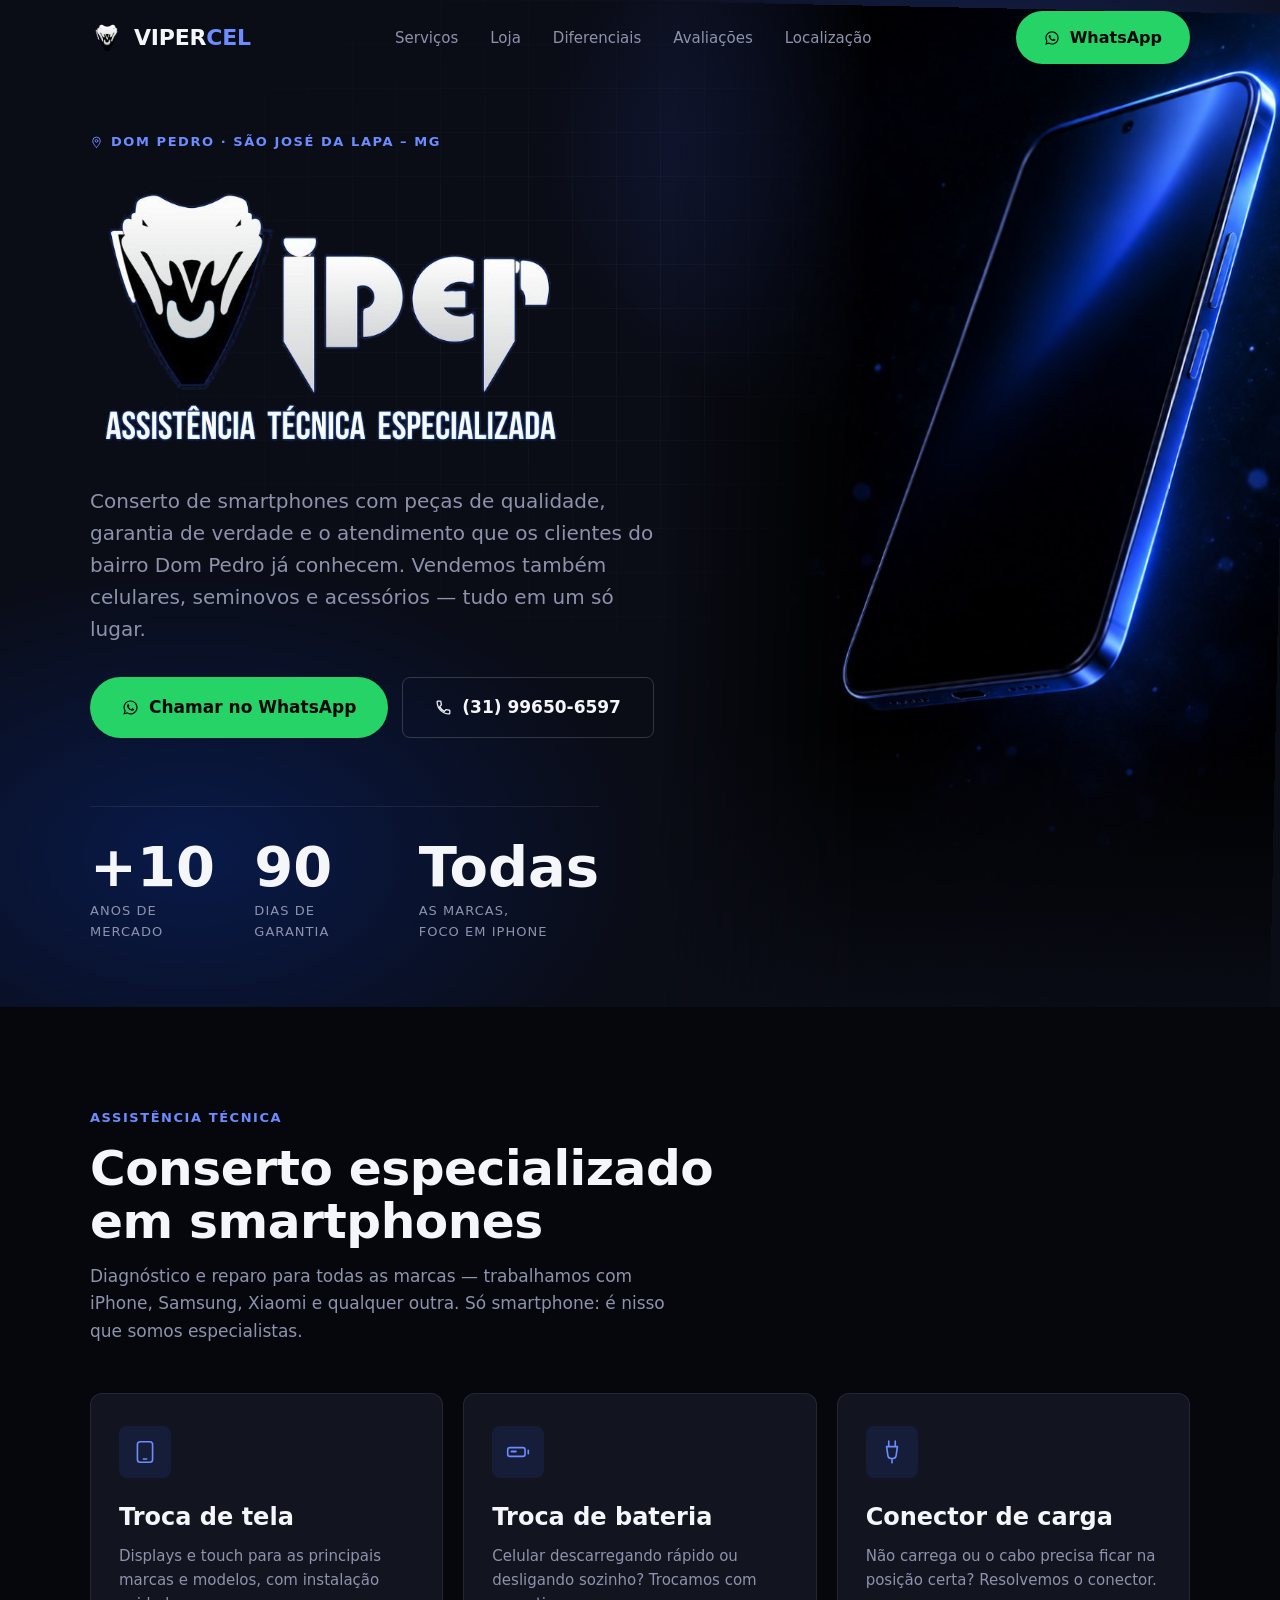
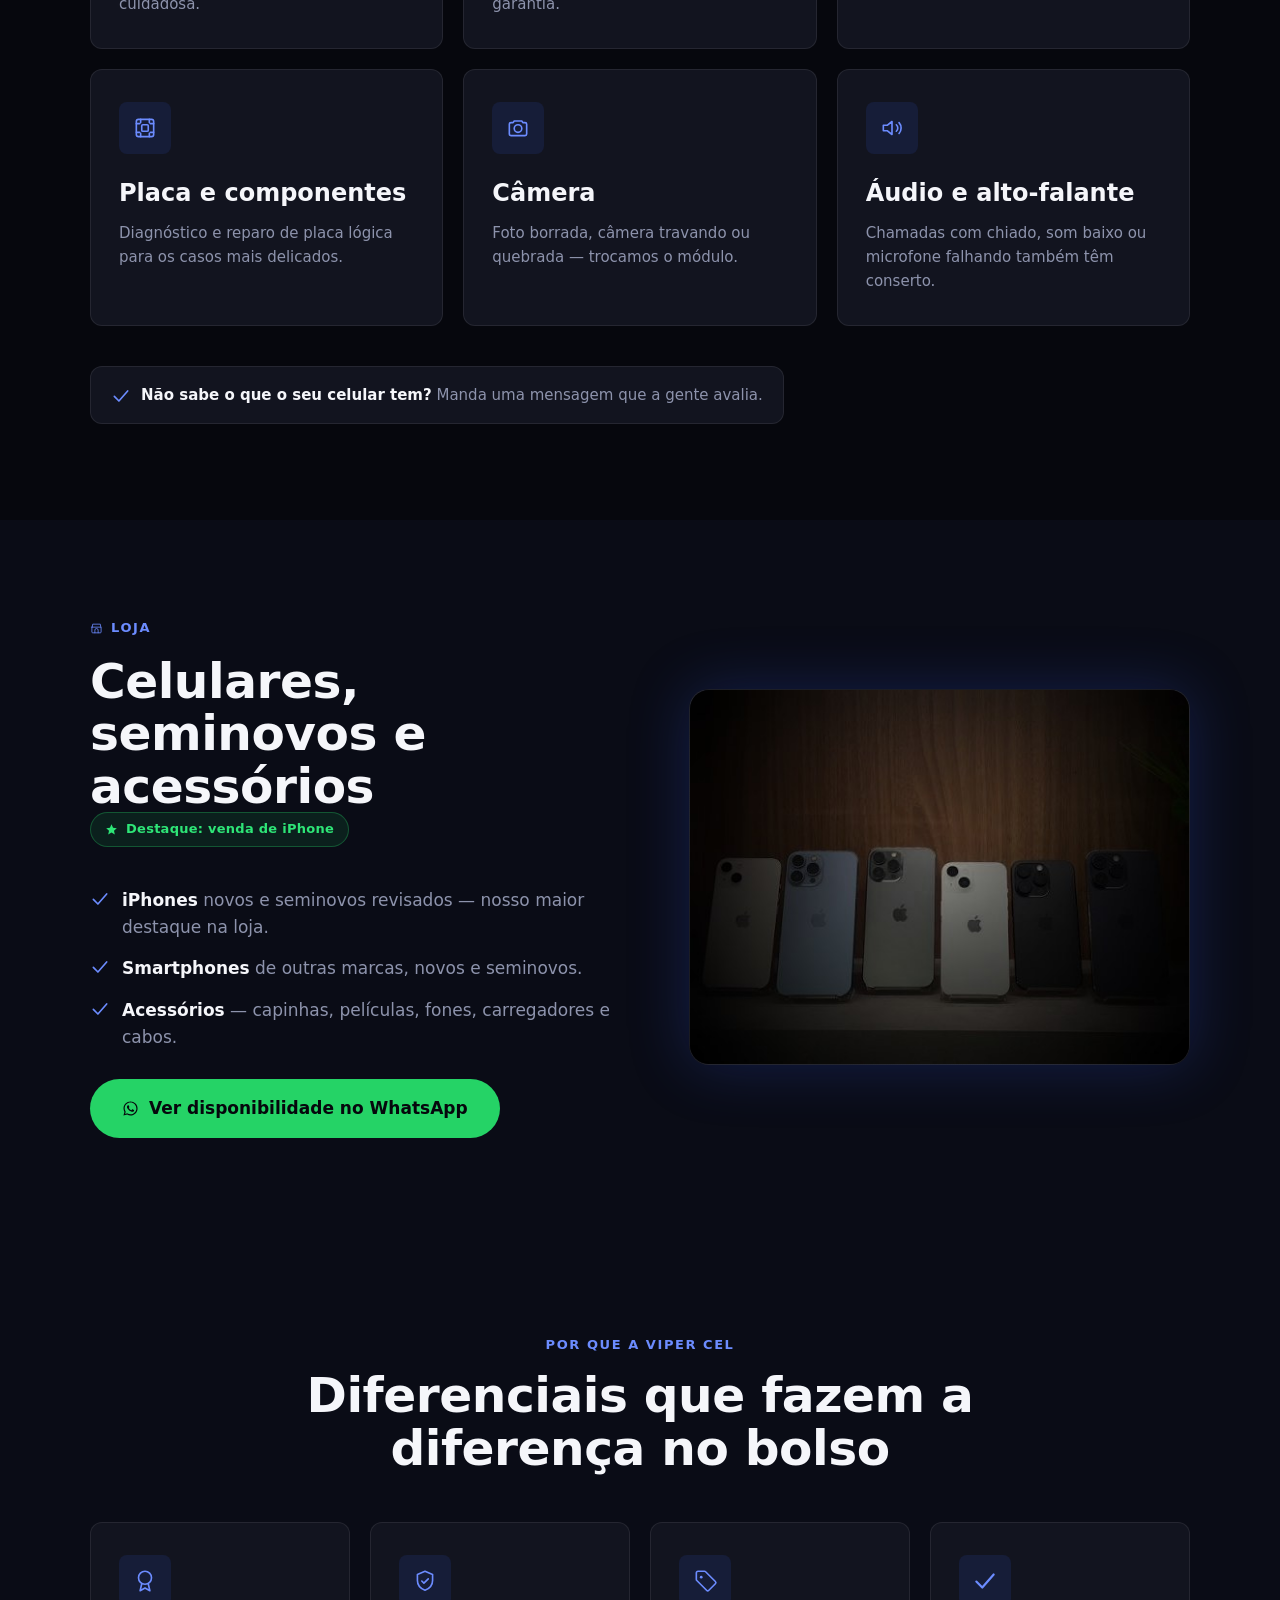
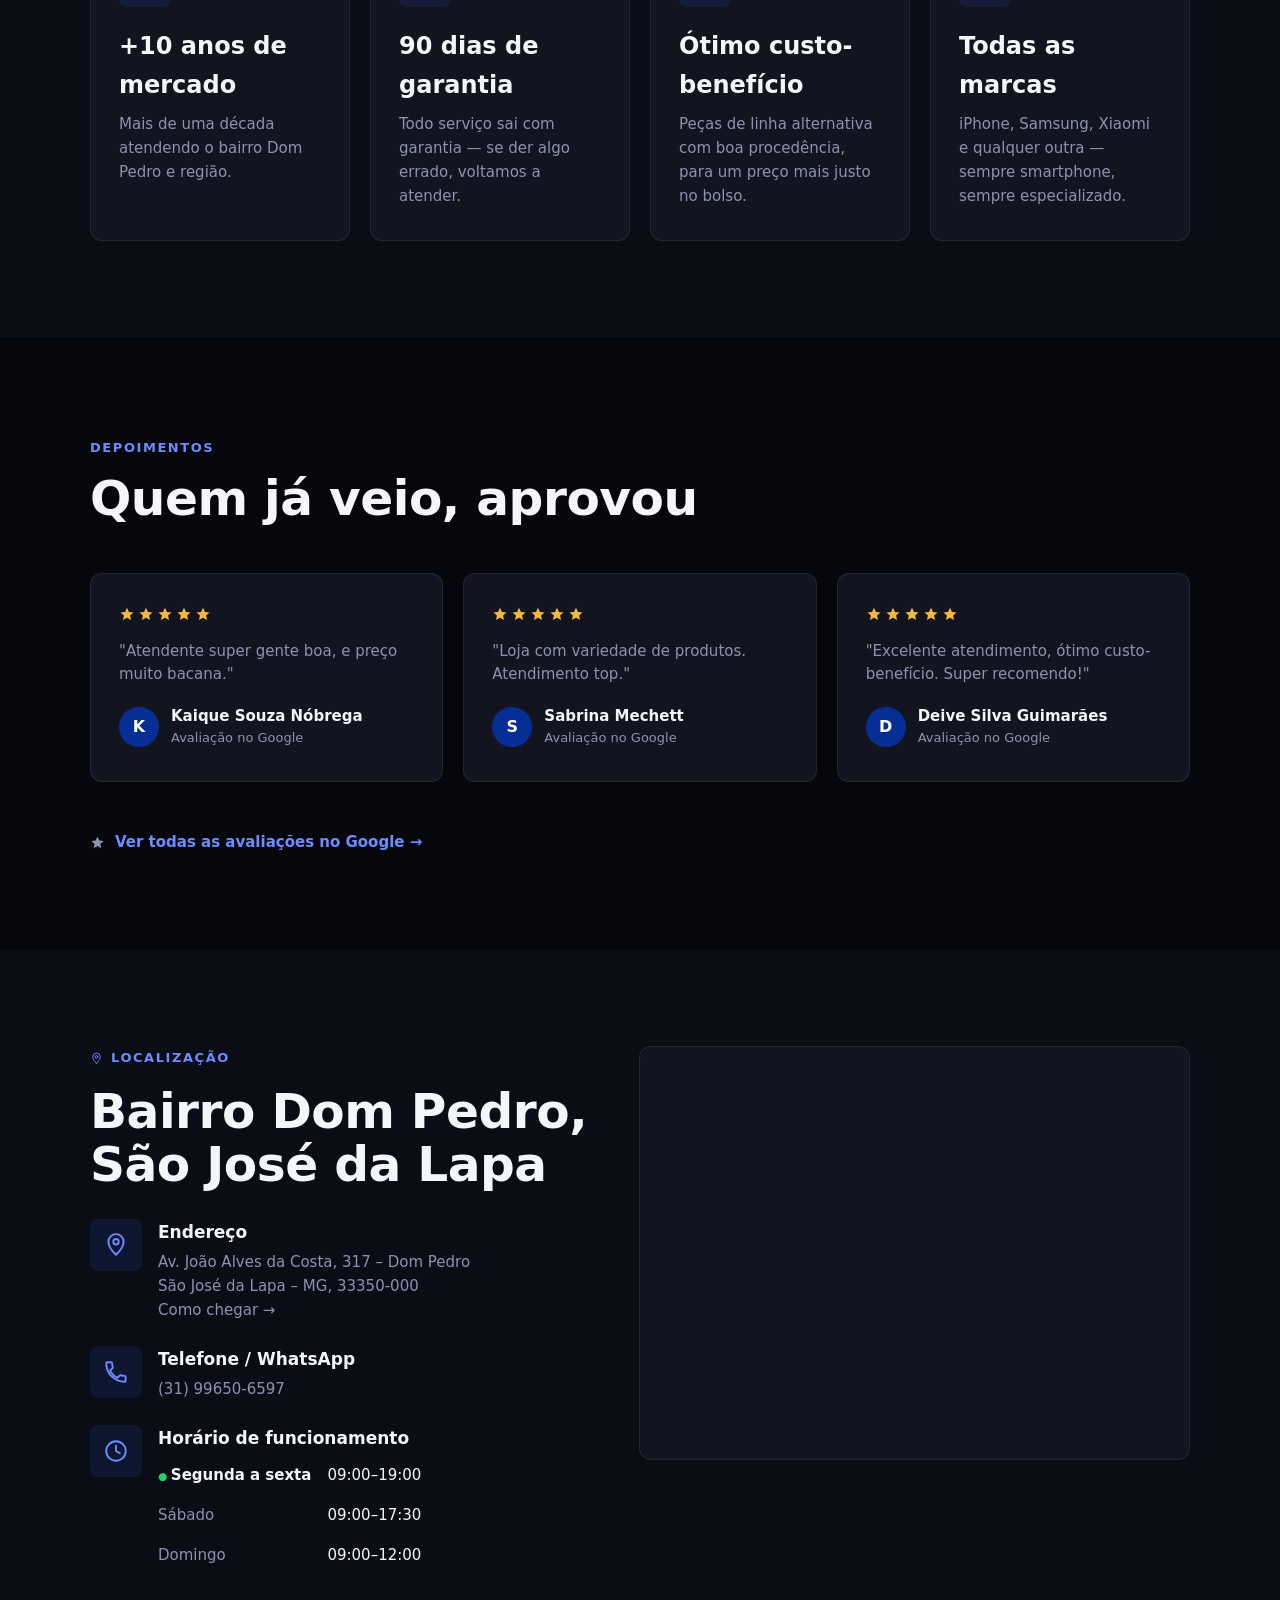
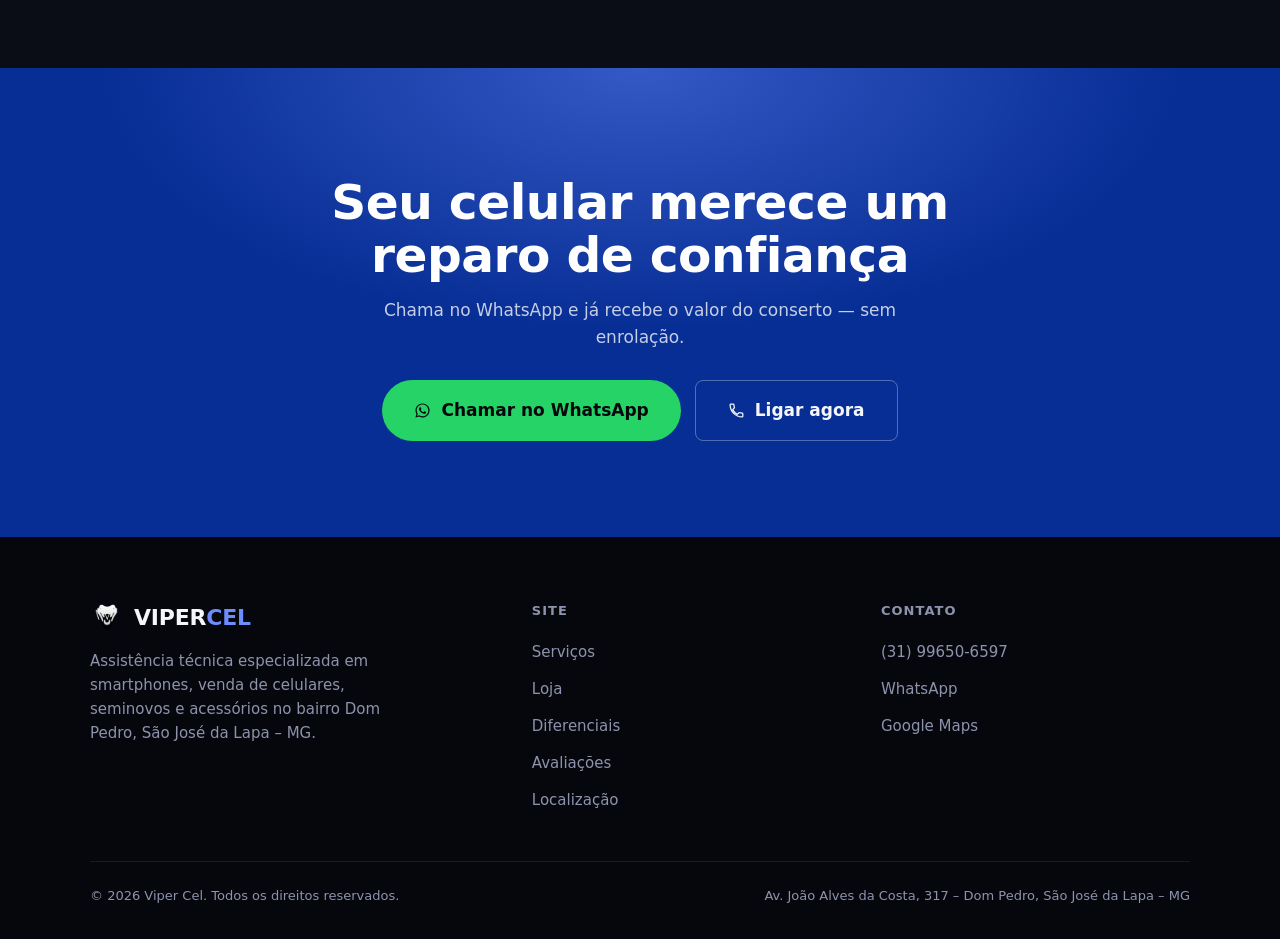
<file: index.html>
<!doctype html>
<html lang="pt-BR">
<head>
<meta charset="utf-8">
<meta name="viewport" content="width=device-width, initial-scale=1, viewport-fit=cover">
<title>Viper Cel | Assistência Técnica Especializada em Smartphones — São José da Lapa</title>
<meta name="description" content="Assistência técnica especializada em smartphones no bairro Dom Pedro, São José da Lapa - MG. Troca de tela, bateria, placa e mais. Venda de celulares, seminovos e acessórios. +10 anos de mercado, garantia de 90 dias.">
<meta name="theme-color" content="#0A0C16">
<meta name="color-scheme" content="dark">
<link rel="icon" href="assets/favicon-32.png" sizes="32x32" type="image/png">
<link rel="icon" href="assets/favicon-16.png" sizes="16x16" type="image/png">
<link rel="apple-touch-icon" href="assets/apple-touch-icon.png">

<!-- =========================================================================
     VIPER CEL — site único (uma página)

     AINDA FALTA / PENDENTE
       1. Avaliação do Google: o texto colado pelo cliente ("4,957 avaliações")
          provavelmente é "4,9 ★ (57 avaliações)" colado sem espaço/estrela.
          Não usei esse número em lugar nenhum do site até confirmar — ver
          nota junto à seção de Depoimentos abaixo. Quando confirmado, dá pra
          adicionar como 4º dado em .heroi-estatisticas e como
          "aggregateRating" no JSON-LD.
       2. Redes sociais: cliente não passou Instagram/Facebook. O rodapé só
          linka pro Google Maps por enquanto (dado real). Adicionar quando
          tiver.
       3. Fotografia: herói (assets/foto-heroi.jpg) e vitrine da loja
          (assets/seminovos.jpg) já resolvidos com imagens reais/geradas.
          Ainda dá pra adicionar uma foto na seção Serviços se um dia
          quiserem — ver PROMPTS-IMAGENS.md, prompt 3.
       4. og:url / sitemap.xml / robots.txt apontam para
          "https://vipercel.vercel.app" como placeholder de domínio — trocar
          se o projeto for publicado em outro domínio.
     ========================================================================= -->

<meta property="og:type" content="website">
<meta property="og:title" content="Viper Cel | Assistência Técnica Especializada em Smartphones">
<meta property="og:description" content="Troca de tela, bateria, placa e mais. Venda de celulares, seminovos e acessórios. Bairro Dom Pedro, São José da Lapa - MG.">
<meta property="og:locale" content="pt_BR">
<meta property="og:url" content="https://vipercel.vercel.app">
<meta property="og:image" content="https://vipercel.vercel.app/assets/compartilhamento.jpg">
<meta property="og:image:width" content="1200">
<meta property="og:image:height" content="630">
<meta property="og:image:alt" content="Logotipo Viper Cel">
<meta name="twitter:card" content="summary_large_image">

<meta http-equiv="Content-Security-Policy" content="default-src 'self'; base-uri 'self'; object-src 'none'; form-action 'none'; script-src 'self' 'unsafe-inline'; style-src 'self' 'unsafe-inline' https://fonts.googleapis.com; font-src 'self' https://fonts.gstatic.com; img-src 'self' data:; frame-src https://maps.google.com https://www.google.com; connect-src 'none'">

<link rel="preconnect" href="https://fonts.googleapis.com">
<link rel="preconnect" href="https://fonts.gstatic.com" crossorigin>
<link rel="stylesheet" href="https://fonts.googleapis.com/css2?family=Barlow+Condensed:wght@500;600;700;800&family=Inter:wght@400;500;600;700&display=swap">
<link rel="stylesheet" href="assets/estilo.css">

<script type="application/ld+json">
{
  "@context": "https://schema.org",
  "@type": "ElectronicsStore",
  "name": "Viper Cel",
  "description": "Loja especializada em celulares e acessórios no bairro Dom Pedro, em São José da Lapa. Smartphones novos e seminovos, acessórios e assistência técnica especializada.",
  "address": {
    "@type": "PostalAddress",
    "streetAddress": "Av. João Alves da Costa, 317 - Dom Pedro",
    "addressLocality": "São José da Lapa",
    "addressRegion": "MG",
    "postalCode": "33350-000",
    "addressCountry": "BR"
  },
  "telephone": "+5531996506597",
  "openingHoursSpecification": [
    { "@type": "OpeningHoursSpecification", "dayOfWeek": ["Monday","Tuesday","Wednesday","Thursday","Friday"], "opens": "09:00", "closes": "19:00" },
    { "@type": "OpeningHoursSpecification", "dayOfWeek": "Saturday", "opens": "09:00", "closes": "17:30" },
    { "@type": "OpeningHoursSpecification", "dayOfWeek": "Sunday", "opens": "09:00", "closes": "12:00" }
  ],
  "priceRange": "$$"
}
</script>

<script>
(function () {
  var d = document.documentElement;
  if (!('IntersectionObserver' in window)) return;
  if (window.matchMedia && window.matchMedia('(prefers-reduced-motion: reduce)').matches) return;
  d.classList.add('js-anim');
  setTimeout(function () {
    var l = document.querySelectorAll('.entra, .entra-grade');
    for (var i = 0; i < l.length; i++) l[i].classList.add('visivel');
  }, 4000);
})();
</script>
</head>
<body>

<svg width="0" height="0" style="position:absolute" aria-hidden="true" focusable="false">
  <symbol id="i-whatsapp" viewBox="0 0 24 24"><path fill="currentColor" d="M12.04 2C6.58 2 2.13 6.45 2.13 11.91c0 1.75.46 3.45 1.32 4.95L2 22l5.25-1.38a9.9 9.9 0 0 0 4.79 1.22h.01c5.46 0 9.91-4.45 9.91-9.91 0-2.65-1.03-5.14-2.9-7.01A9.82 9.82 0 0 0 12.04 2Zm0 18.15c-1.48 0-2.93-.4-4.2-1.15l-.3-.18-3.12.82.83-3.04-.2-.31a8.2 8.2 0 0 1-1.26-4.38c0-4.54 3.7-8.24 8.25-8.24 2.2 0 4.27.86 5.83 2.42a8.19 8.19 0 0 1 2.41 5.83c0 4.54-3.7 8.24-8.24 8.24Zm4.52-6.17c-.25-.12-1.47-.72-1.69-.81-.23-.08-.39-.12-.56.13-.16.24-.64.8-.78.97-.15.16-.29.18-.53.06-.25-.12-1.05-.39-1.99-1.23-.74-.66-1.23-1.47-1.38-1.72-.14-.25-.01-.38.11-.5.11-.11.25-.29.37-.43.12-.15.16-.25.25-.41.08-.17.04-.31-.02-.43-.06-.12-.56-1.34-.76-1.84-.2-.48-.4-.42-.56-.42l-.47-.01c-.17 0-.43.06-.66.31-.23.25-.86.85-.86 2.07 0 1.22.89 2.4 1.01 2.56.12.17 1.75 2.67 4.23 3.74.59.26 1.05.41 1.41.52.59.19 1.13.16 1.56.1.47-.07 1.47-.6 1.68-1.18.21-.58.21-1.07.14-1.18-.06-.11-.22-.17-.47-.29Z"/></symbol>
  <symbol id="i-telefone" viewBox="0 0 24 24" fill="none" stroke="currentColor" stroke-width="1.75" stroke-linecap="round" stroke-linejoin="round"><path d="M6.6 10.8c1.4 2.8 3.8 5.2 6.6 6.6l2.2-2.2c.3-.3.7-.4 1-.2 1.1.4 2.3.6 3.5.6.6 0 1 .4 1 1V20c0 .6-.4 1-1 1C10.6 21 3 13.4 3 4c0-.6.4-1 1-1h3.4c.6 0 1 .4 1 1 0 1.2.2 2.4.6 3.5.1.4 0 .8-.2 1l-2.2 2.3Z"/></symbol>
  <symbol id="i-mapa" viewBox="0 0 24 24" fill="none" stroke="currentColor" stroke-width="1.75" stroke-linecap="round" stroke-linejoin="round"><path d="M12 21s7-6.5 7-12a7 7 0 1 0-14 0c0 5.5 7 12 7 12Z"/><circle cx="12" cy="9" r="2.5"/></symbol>
  <symbol id="i-relogio" viewBox="0 0 24 24" fill="none" stroke="currentColor" stroke-width="1.75" stroke-linecap="round" stroke-linejoin="round"><circle cx="12" cy="12" r="9"/><path d="M12 7v5l3.5 2"/></symbol>
  <symbol id="i-menu" viewBox="0 0 24 24" fill="none" stroke="currentColor" stroke-width="1.75" stroke-linecap="round"><path d="M3 6h18M3 12h18M3 18h18"/></symbol>
  <symbol id="i-fechar" viewBox="0 0 24 24" fill="none" stroke="currentColor" stroke-width="1.75" stroke-linecap="round"><path d="M5 5l14 14M19 5 5 19"/></symbol>
  <symbol id="i-tela" viewBox="0 0 24 24" fill="none" stroke="currentColor" stroke-width="1.5" stroke-linecap="round" stroke-linejoin="round"><rect x="5" y="2.5" width="14" height="19" rx="2.5"/><path d="M10.5 18.5h3"/></symbol>
  <symbol id="i-bateria" viewBox="0 0 24 24" fill="none" stroke="currentColor" stroke-width="1.5" stroke-linecap="round" stroke-linejoin="round"><rect x="2.5" y="8" width="16" height="8" rx="2"/><path d="M21.5 10.5v3"/><path d="M6 11.5h4" stroke-width="1.75"/></symbol>
  <symbol id="i-conector" viewBox="0 0 24 24" fill="none" stroke="currentColor" stroke-width="1.5" stroke-linecap="round" stroke-linejoin="round"><path d="M9 2v5M15 2v5M7 7h10l-1.2 8.4a3 3 0 0 1-3 2.6h-1.6a3 3 0 0 1-3-2.6L7 7Z"/><path d="M12 18v4"/></symbol>
  <symbol id="i-placa" viewBox="0 0 24 24" fill="none" stroke="currentColor" stroke-width="1.5" stroke-linecap="round" stroke-linejoin="round"><rect x="4" y="4" width="16" height="16" rx="2"/><path d="M8 4v3M16 4v3M8 17v3M16 17v3M4 8h3M4 16h3M17 8h3M17 16h3"/><rect x="9" y="9" width="6" height="6" rx="1"/></symbol>
  <symbol id="i-camera" viewBox="0 0 24 24" fill="none" stroke="currentColor" stroke-width="1.5" stroke-linecap="round" stroke-linejoin="round"><path d="M4 8.5A1.5 1.5 0 0 1 5.5 7h2l1-1.5h7L16.5 7h2A1.5 1.5 0 0 1 20 8.5v9A1.5 1.5 0 0 1 18.5 19h-13A1.5 1.5 0 0 1 4 17.5v-9Z"/><circle cx="12" cy="12.5" r="3.5"/></symbol>
  <symbol id="i-alto-falante" viewBox="0 0 24 24" fill="none" stroke="currentColor" stroke-width="1.5" stroke-linecap="round" stroke-linejoin="round"><path d="M4 9.5h3.5L12 6v12l-4.5-3.5H4v-5Z"/><path d="M16 9a4 4 0 0 1 0 6M18.5 7a7.5 7.5 0 0 1 0 10"/></symbol>
  <symbol id="i-loja" viewBox="0 0 24 24" fill="none" stroke="currentColor" stroke-width="1.5" stroke-linecap="round" stroke-linejoin="round"><path d="M4 9.5 5 4h14l1 5.5"/><path d="M3.5 9.5h17v9A1.5 1.5 0 0 1 19 20H5a1.5 1.5 0 0 1-1.5-1.5v-9Z"/><path d="M9 20v-5a3 3 0 0 1 6 0v5"/></symbol>
  <symbol id="i-escudo" viewBox="0 0 24 24" fill="none" stroke="currentColor" stroke-width="1.5" stroke-linecap="round" stroke-linejoin="round"><path d="M12 3l7 3v5.5c0 4.5-3 7.5-7 9-4-1.5-7-4.5-7-9V6l7-3Z"/><path d="M9 12l2 2 4-4"/></symbol>
  <symbol id="i-estrela" viewBox="0 0 24 24"><path fill="currentColor" d="M12 2.5l2.9 6.4 6.9.7-5.2 4.7 1.5 6.8L12 17.7l-6.1 3.4 1.5-6.8-5.2-4.7 6.9-.7L12 2.5Z"/></symbol>
  <symbol id="i-check" viewBox="0 0 24 24" fill="none" stroke="currentColor" stroke-width="2" stroke-linecap="round" stroke-linejoin="round"><path d="M4 12.5 9.5 18 20 6"/></symbol>
  <symbol id="i-etiqueta" viewBox="0 0 24 24" fill="none" stroke="currentColor" stroke-width="1.5" stroke-linecap="round" stroke-linejoin="round"><path d="M11.5 3H5.5A1.5 1.5 0 0 0 4 4.5v6c0 .4.16.78.44 1.06l9 9a1.5 1.5 0 0 0 2.12 0l6-6a1.5 1.5 0 0 0 0-2.12l-9-9A1.5 1.5 0 0 0 11.5 3Z"/><circle cx="8.5" cy="8.5" r="1.25" fill="currentColor" stroke="none"/></symbol>
  <symbol id="i-medalha" viewBox="0 0 24 24" fill="none" stroke="currentColor" stroke-width="1.5" stroke-linecap="round" stroke-linejoin="round"><circle cx="12" cy="9" r="6"/><path d="M9 14.5 7.5 21l4.5-2.5 4.5 2.5-1.5-6.5"/></symbol>
</svg>

<!-- ---------- Cabeçalho ---------- -->
<header class="cabecalho" id="cabecalho">
  <div class="limite cabecalho-int">
    <a class="marca" href="#topo" aria-label="Viper Cel — início">
      <img src="assets/logo-icon.png" alt="" width="34" height="34">
      <span class="marca-texto">VIPER<span>CEL</span></span>
    </a>

    <nav class="nav-principal" aria-label="Navegação principal">
      <ul>
        <li><a href="#servicos">Serviços</a></li>
        <li><a href="#loja">Loja</a></li>
        <li><a href="#diferenciais">Diferenciais</a></li>
        <li><a href="#depoimentos">Avaliações</a></li>
        <li><a href="#localizacao">Localização</a></li>
      </ul>
    </nav>

    <div class="cabecalho-acoes">
      <a class="botao botao-whatsapp" href="https://wa.me/5531996506597?text=Ol%C3%A1%21%20Vim%20pelo%20site%20da%20Viper%20Cel%20e%20gostaria%20de%20mais%20informa%C3%A7%C3%B5es." target="_blank" rel="noopener">
        <svg class="icone" aria-hidden="true"><use href="#i-whatsapp"/></svg>
        WhatsApp
      </a>
      <button class="botao-menu" type="button" aria-label="Abrir menu" aria-expanded="false" aria-controls="menu-movel" id="botao-menu">
        <svg class="icone i-menu" aria-hidden="true"><use href="#i-menu"/></svg>
        <svg class="icone i-fechar" aria-hidden="true"><use href="#i-fechar"/></svg>
      </button>
    </div>
  </div>

  <div class="menu-movel" id="menu-movel">
    <nav aria-label="Navegação móvel">
      <ul>
        <li><a href="#servicos">Serviços</a></li>
        <li><a href="#loja">Loja</a></li>
        <li><a href="#diferenciais">Diferenciais</a></li>
        <li><a href="#depoimentos">Avaliações</a></li>
        <li><a href="#localizacao">Localização</a></li>
      </ul>
    </nav>
    <a class="botao botao-whatsapp botao-grande botao-bloco" href="https://wa.me/5531996506597?text=Ol%C3%A1%21%20Vim%20pelo%20site%20da%20Viper%20Cel%20e%20gostaria%20de%20mais%20informa%C3%A7%C3%B5es." target="_blank" rel="noopener">
      <svg class="icone" aria-hidden="true"><use href="#i-whatsapp"/></svg>
      Chamar no WhatsApp
    </a>
  </div>
</header>

<main id="topo">

  <!-- ---------- Herói ---------- -->
  <section class="heroi">
    <div class="heroi-fundo" aria-hidden="true"></div>
    <div class="heroi-imagem" aria-hidden="true"></div>
    <div class="heroi-brilho" aria-hidden="true"></div>
    <div class="limite heroi-conteudo">
      <span class="rotulo entra"><svg class="icone" aria-hidden="true"><use href="#i-mapa"/></svg> Dom Pedro · São José da Lapa – MG</span>

      <h1 class="heroi-marca entra">
        <img src="assets/logo.png" alt="Viper Cel — Assistência Técnica Especializada" width="480" height="277">
      </h1>

      <p class="heroi-tagline entra">
        Conserto de smartphones com peças de qualidade, garantia de verdade e o
        atendimento que os clientes do bairro Dom Pedro já conhecem. Vendemos
        também celulares, seminovos e acessórios — tudo em um só lugar.
      </p>

      <div class="heroi-acoes entra">
        <a class="botao botao-whatsapp botao-grande" href="https://wa.me/5531996506597?text=Ol%C3%A1%21%20Vim%20pelo%20site%20da%20Viper%20Cel%20e%20gostaria%20de%20mais%20informa%C3%A7%C3%B5es." target="_blank" rel="noopener">
          <svg class="icone" aria-hidden="true"><use href="#i-whatsapp"/></svg>
          Chamar no WhatsApp
        </a>
        <a class="botao botao-secundario botao-grande" href="tel:+5531996506597">
          <svg class="icone" aria-hidden="true"><use href="#i-telefone"/></svg>
          (31) 99650-6597
        </a>
      </div>

      <div class="heroi-estatisticas entra">
        <div class="estatistica">
          <div class="estatistica-numero">+10</div>
          <div class="estatistica-rotulo">Anos de mercado</div>
        </div>
        <div class="estatistica">
          <div class="estatistica-numero">90</div>
          <div class="estatistica-rotulo">Dias de garantia</div>
        </div>
        <div class="estatistica">
          <div class="estatistica-numero">Todas</div>
          <div class="estatistica-rotulo">As marcas, foco em iPhone</div>
        </div>
      </div>
    </div>
  </section>

  <!-- ---------- Serviços ---------- -->
  <section class="servicos" id="servicos">
    <div class="limite">
      <div class="cabecalho-secao entra">
        <span class="rotulo">Assistência técnica</span>
        <h2 class="titulo-secao">Conserto especializado em smartphones</h2>
        <p class="descricao-secao">Diagnóstico e reparo para todas as marcas — trabalhamos com iPhone, Samsung, Xiaomi e qualquer outra. Só smartphone: é nisso que somos especialistas.</p>
      </div>

      <div class="grade grade-3 entra-grade">
        <div class="card entra-item">
          <div class="card-icone"><svg class="icone" aria-hidden="true"><use href="#i-tela"/></svg></div>
          <h3>Troca de tela</h3>
          <p>Displays e touch para as principais marcas e modelos, com instalação cuidadosa.</p>
        </div>
        <div class="card entra-item">
          <div class="card-icone"><svg class="icone" aria-hidden="true"><use href="#i-bateria"/></svg></div>
          <h3>Troca de bateria</h3>
          <p>Celular descarregando rápido ou desligando sozinho? Trocamos com garantia.</p>
        </div>
        <div class="card entra-item">
          <div class="card-icone"><svg class="icone" aria-hidden="true"><use href="#i-conector"/></svg></div>
          <h3>Conector de carga</h3>
          <p>Não carrega ou o cabo precisa ficar na posição certa? Resolvemos o conector.</p>
        </div>
        <div class="card entra-item">
          <div class="card-icone"><svg class="icone" aria-hidden="true"><use href="#i-placa"/></svg></div>
          <h3>Placa e componentes</h3>
          <p>Diagnóstico e reparo de placa lógica para os casos mais delicados.</p>
        </div>
        <div class="card entra-item">
          <div class="card-icone"><svg class="icone" aria-hidden="true"><use href="#i-camera"/></svg></div>
          <h3>Câmera</h3>
          <p>Foto borrada, câmera travando ou quebrada — trocamos o módulo.</p>
        </div>
        <div class="card entra-item">
          <div class="card-icone"><svg class="icone" aria-hidden="true"><use href="#i-alto-falante"/></svg></div>
          <h3>Áudio e alto-falante</h3>
          <p>Chamadas com chiado, som baixo ou microfone falhando também têm conserto.</p>
        </div>
      </div>

      <div class="servicos-nota entra">
        <svg class="icone" aria-hidden="true"><use href="#i-check"/></svg>
        <span><strong>Não sabe o que o seu celular tem?</strong> Manda uma mensagem que a gente avalia.</span>
      </div>
    </div>
  </section>

  <!-- ---------- Loja ---------- -->
  <section class="loja" id="loja">
    <div class="limite loja-grade">
      <div class="entra">
        <span class="rotulo"><svg class="icone" aria-hidden="true"><use href="#i-loja"/></svg> Loja</span>
        <h2 class="titulo-secao">Celulares, seminovos e acessórios</h2>

        <span class="loja-destaque">
          <svg class="icone" aria-hidden="true"><use href="#i-estrela"/></svg>
          Destaque: venda de iPhone
        </span>

        <ul class="loja-lista">
          <li>
            <svg class="icone" aria-hidden="true"><use href="#i-check"/></svg>
            <span><strong>iPhones</strong> novos e seminovos revisados — nosso maior destaque na loja.</span>
          </li>
          <li>
            <svg class="icone" aria-hidden="true"><use href="#i-check"/></svg>
            <span><strong>Smartphones</strong> de outras marcas, novos e seminovos.</span>
          </li>
          <li>
            <svg class="icone" aria-hidden="true"><use href="#i-check"/></svg>
            <span><strong>Acessórios</strong> — capinhas, películas, fones, carregadores e cabos.</span>
          </li>
        </ul>

        <a class="botao botao-whatsapp botao-grande" href="https://wa.me/5531996506597?text=Ol%C3%A1%21%20Gostaria%20de%20saber%20mais%20sobre%20os%20iPhones%20dispon%C3%ADveis%20na%20loja." target="_blank" rel="noopener">
          <svg class="icone" aria-hidden="true"><use href="#i-whatsapp"/></svg>
          Ver disponibilidade no WhatsApp
        </a>
      </div>

      <div class="loja-vitrine entra">
        <img src="assets/seminovos.jpg" alt="iPhones seminovos disponíveis na Viper Cel, em várias cores" loading="lazy">
      </div>
    </div>
  </section>

  <!-- ---------- Diferenciais ---------- -->
  <section id="diferenciais">
    <div class="limite">
      <div class="cabecalho-secao centralizado entra">
        <span class="rotulo">Por que a Viper Cel</span>
        <h2 class="titulo-secao">Diferenciais que fazem a diferença no bolso</h2>
      </div>

      <div class="grade grade-4 entra-grade">
        <div class="card entra-item">
          <div class="card-icone"><svg class="icone" aria-hidden="true"><use href="#i-medalha"/></svg></div>
          <h3>+10 anos de mercado</h3>
          <p>Mais de uma década atendendo o bairro Dom Pedro e região.</p>
        </div>
        <div class="card entra-item">
          <div class="card-icone"><svg class="icone" aria-hidden="true"><use href="#i-escudo"/></svg></div>
          <h3>90 dias de garantia</h3>
          <p>Todo serviço sai com garantia — se der algo errado, voltamos a atender.</p>
        </div>
        <div class="card entra-item">
          <div class="card-icone"><svg class="icone" aria-hidden="true"><use href="#i-etiqueta"/></svg></div>
          <h3>Ótimo custo-benefício</h3>
          <p>Peças de linha alternativa com boa procedência, para um preço mais justo no bolso.</p>
        </div>
        <div class="card entra-item">
          <div class="card-icone"><svg class="icone" aria-hidden="true"><use href="#i-check"/></svg></div>
          <h3>Todas as marcas</h3>
          <p>iPhone, Samsung, Xiaomi e qualquer outra — sempre smartphone, sempre especializado.</p>
        </div>
      </div>
    </div>
  </section>

  <!-- ---------- Depoimentos ---------- -->
  <section class="depoimentos" id="depoimentos">
    <div class="limite">
      <div class="cabecalho-secao entra">
        <span class="rotulo">Depoimentos</span>
        <h2 class="titulo-secao">Quem já veio, aprovou</h2>
      </div>

      <div class="grade grade-3 entra-grade">
        <div class="card depoimento-card entra-item">
          <div class="depoimento-estrelas" aria-hidden="true">
            <svg class="icone" aria-hidden="true"><use href="#i-estrela"/></svg>
            <svg class="icone" aria-hidden="true"><use href="#i-estrela"/></svg>
            <svg class="icone" aria-hidden="true"><use href="#i-estrela"/></svg>
            <svg class="icone" aria-hidden="true"><use href="#i-estrela"/></svg>
            <svg class="icone" aria-hidden="true"><use href="#i-estrela"/></svg>
          </div>
          <p class="depoimento-texto">"Atendente super gente boa, e preço muito bacana."</p>
          <div class="depoimento-autor">
            <div class="depoimento-avatar" aria-hidden="true">K</div>
            <div>
              <div class="depoimento-nome">Kaique Souza Nóbrega</div>
              <div class="depoimento-fonte">Avaliação no Google</div>
            </div>
          </div>
        </div>

        <div class="card depoimento-card entra-item">
          <div class="depoimento-estrelas" aria-hidden="true">
            <svg class="icone" aria-hidden="true"><use href="#i-estrela"/></svg>
            <svg class="icone" aria-hidden="true"><use href="#i-estrela"/></svg>
            <svg class="icone" aria-hidden="true"><use href="#i-estrela"/></svg>
            <svg class="icone" aria-hidden="true"><use href="#i-estrela"/></svg>
            <svg class="icone" aria-hidden="true"><use href="#i-estrela"/></svg>
          </div>
          <p class="depoimento-texto">"Loja com variedade de produtos. Atendimento top."</p>
          <div class="depoimento-autor">
            <div class="depoimento-avatar" aria-hidden="true">S</div>
            <div>
              <div class="depoimento-nome">Sabrina Mechett</div>
              <div class="depoimento-fonte">Avaliação no Google</div>
            </div>
          </div>
        </div>

        <div class="card depoimento-card entra-item">
          <div class="depoimento-estrelas" aria-hidden="true">
            <svg class="icone" aria-hidden="true"><use href="#i-estrela"/></svg>
            <svg class="icone" aria-hidden="true"><use href="#i-estrela"/></svg>
            <svg class="icone" aria-hidden="true"><use href="#i-estrela"/></svg>
            <svg class="icone" aria-hidden="true"><use href="#i-estrela"/></svg>
            <svg class="icone" aria-hidden="true"><use href="#i-estrela"/></svg>
          </div>
          <p class="depoimento-texto">"Excelente atendimento, ótimo custo-benefício. Super recomendo!"</p>
          <div class="depoimento-autor">
            <div class="depoimento-avatar" aria-hidden="true">D</div>
            <div>
              <div class="depoimento-nome">Deive Silva Guimarães</div>
              <div class="depoimento-fonte">Avaliação no Google</div>
            </div>
          </div>
        </div>
      </div>

      <!-- Nota de implementação: não exibir nota média nem contagem de
           avaliações até o cliente confirmar o número real (ver comentário
           no <head>). Quando confirmado, um bom lugar é aqui embaixo, no
           padrão "4,9 ★ · 57 avaliações no Google". -->
      <p class="depoimentos-rodape entra">
        <svg class="icone" aria-hidden="true"><use href="#i-estrela"/></svg>
        <a href="https://www.google.com/maps/search/?api=1&query=Viper+Cel+Dom+Pedro+S%C3%A3o+Jos%C3%A9+da+Lapa" target="_blank" rel="noopener">Ver todas as avaliações no Google →</a>
      </p>
    </div>
  </section>

  <!-- ---------- Localização ---------- -->
  <section id="localizacao">
    <div class="limite">
      <div class="localizacao-grade">
        <div class="entra">
          <span class="rotulo"><svg class="icone" aria-hidden="true"><use href="#i-mapa"/></svg> Localização</span>
          <h2 class="titulo-secao">Bairro Dom Pedro, São José da Lapa</h2>

          <div class="info-lista">
            <div class="info-item">
              <div class="card-icone"><svg class="icone" aria-hidden="true"><use href="#i-mapa"/></svg></div>
              <div>
                <h3>Endereço</h3>
                <address>
                  Av. João Alves da Costa, 317 – Dom Pedro<br>
                  São José da Lapa – MG, 33350-000
                </address>
                <p><a href="https://www.google.com/maps/search/?api=1&query=Av.+Jo%C3%A3o+Alves+da+Costa%2C+317+-+Dom+Pedro%2C+S%C3%A3o+Jos%C3%A9+da+Lapa+-+MG%2C+33350-000" target="_blank" rel="noopener">Como chegar →</a></p>
              </div>
            </div>

            <div class="info-item">
              <div class="card-icone"><svg class="icone" aria-hidden="true"><use href="#i-telefone"/></svg></div>
              <div>
                <h3>Telefone / WhatsApp</h3>
                <p><a href="tel:+5531996506597">(31) 99650-6597</a></p>
              </div>
            </div>

            <div class="info-item">
              <div class="card-icone"><svg class="icone" aria-hidden="true"><use href="#i-relogio"/></svg></div>
              <div>
                <h3>Horário de funcionamento</h3>
                <ul class="horario-tabela" id="tabela-horario">
                  <li data-dias="1,2,3,4,5"><span>Segunda a sexta</span><span>09:00–19:00</span></li>
                  <li data-dias="6"><span>Sábado</span><span>09:00–17:30</span></li>
                  <li data-dias="0"><span>Domingo</span><span>09:00–12:00</span></li>
                </ul>
              </div>
            </div>
          </div>
        </div>

        <div class="mapa-moldura entra">
          <iframe
            src="https://maps.google.com/maps?q=Av.+Jo%C3%A3o+Alves+da+Costa%2C+317+-+Dom+Pedro%2C+S%C3%A3o+Jos%C3%A9+da+Lapa+-+MG%2C+33350-000&z=16&output=embed"
            title="Mapa até a Viper Cel, bairro Dom Pedro, São José da Lapa"
            loading="lazy"
            referrerpolicy="no-referrer-when-downgrade">
          </iframe>
        </div>
      </div>
    </div>
  </section>

  <!-- ---------- CTA final ---------- -->
  <section class="cta-final">
    <div class="limite entra">
      <h2 class="titulo-secao">Seu celular merece um reparo de confiança</h2>
      <p class="descricao-secao">Chama no WhatsApp e já recebe o valor do conserto — sem enrolação.</p>
      <div class="heroi-acoes">
        <a class="botao botao-whatsapp botao-grande" href="https://wa.me/5531996506597?text=Ol%C3%A1%21%20Gostaria%20de%20fazer%20um%20or%C3%A7amento%20para%20o%20conserto%20do%20meu%20celular." target="_blank" rel="noopener">
          <svg class="icone" aria-hidden="true"><use href="#i-whatsapp"/></svg>
          Chamar no WhatsApp
        </a>
        <a class="botao botao-secundario botao-grande" href="tel:+5531996506597">
          <svg class="icone" aria-hidden="true"><use href="#i-telefone"/></svg>
          Ligar agora
        </a>
      </div>
    </div>
  </section>
</main>

<!-- ---------- Rodapé ---------- -->
<footer class="rodape">
  <div class="limite">
    <div class="rodape-grade">
      <div class="rodape-marca">
        <a class="marca" href="#topo" aria-label="Viper Cel — início">
          <img src="assets/logo-icon.png" alt="" width="30" height="30">
          <span class="marca-texto">VIPER<span>CEL</span></span>
        </a>
        <p>Assistência técnica especializada em smartphones, venda de celulares, seminovos e acessórios no bairro Dom Pedro, São José da Lapa – MG.</p>
      </div>

      <nav aria-label="Navegação do rodapé">
        <div class="rodape-titulo">Site</div>
        <ul class="rodape-lista">
          <li><a href="#servicos">Serviços</a></li>
          <li><a href="#loja">Loja</a></li>
          <li><a href="#diferenciais">Diferenciais</a></li>
          <li><a href="#depoimentos">Avaliações</a></li>
          <li><a href="#localizacao">Localização</a></li>
        </ul>
      </nav>

      <div>
        <div class="rodape-titulo">Contato</div>
        <ul class="rodape-lista">
          <li><a href="tel:+5531996506597">(31) 99650-6597</a></li>
          <li><a href="https://wa.me/5531996506597" target="_blank" rel="noopener">WhatsApp</a></li>
          <li><a href="https://www.google.com/maps/search/?api=1&query=Viper+Cel+Dom+Pedro+S%C3%A3o+Jos%C3%A9+da+Lapa" target="_blank" rel="noopener">Google Maps</a></li>
          <!-- Instagram/Facebook: adicionar aqui assim que o cliente enviar os links -->
        </ul>
      </div>
    </div>

    <div class="rodape-base">
      <span>© <span id="ano-atual">2026</span> Viper Cel. Todos os direitos reservados.</span>
      <span>Av. João Alves da Costa, 317 – Dom Pedro, São José da Lapa – MG</span>
    </div>
  </div>
</footer>

<!-- ---------- Barra fixa de WhatsApp (mobile) ---------- -->
<div class="barra-whatsapp">
  <a class="botao botao-whatsapp" href="https://wa.me/5531996506597?text=Ol%C3%A1%21%20Vim%20pelo%20site%20da%20Viper%20Cel%20e%20gostaria%20de%20mais%20informa%C3%A7%C3%B5es." target="_blank" rel="noopener">
    <svg class="icone" aria-hidden="true"><use href="#i-whatsapp"/></svg>
    Chamar no WhatsApp
  </a>
</div>

<script>
(function () {
  // cabeçalho sólido ao rolar
  var cab = document.getElementById('cabecalho');
  var checar = function () {
    if (window.scrollY > 8) cab.classList.add('rolou');
    else cab.classList.remove('rolou');
  };
  checar();
  window.addEventListener('scroll', checar, { passive: true });

  // menu móvel
  var botaoMenu = document.getElementById('botao-menu');
  var menu = document.getElementById('menu-movel');
  botaoMenu.addEventListener('click', function () {
    var aberto = document.body.classList.toggle('menu-aberto');
    botaoMenu.setAttribute('aria-expanded', aberto ? 'true' : 'false');
  });
  menu.querySelectorAll('a').forEach(function (a) {
    a.addEventListener('click', function () {
      document.body.classList.remove('menu-aberto');
      botaoMenu.setAttribute('aria-expanded', 'false');
    });
  });

  // destaca o dia de hoje na tabela de horário
  var hoje = new Date().getDay(); // 0 = domingo
  document.querySelectorAll('#tabela-horario li').forEach(function (li) {
    var dias = (li.getAttribute('data-dias') || '').split(',');
    if (dias.indexOf(String(hoje)) !== -1) li.classList.add('hoje');
  });

  // ano no rodapé
  var anoEl = document.getElementById('ano-atual');
  if (anoEl) anoEl.textContent = new Date().getFullYear();

  // revela seções ao rolar (com fallback: reduced-motion já tratado no head)
  if ('IntersectionObserver' in window && document.documentElement.classList.contains('js-anim')) {
    var obs = new IntersectionObserver(function (entradas) {
      entradas.forEach(function (e) {
        if (e.isIntersecting) {
          e.target.classList.add('visivel');
          obs.unobserve(e.target);
        }
      });
    }, { threshold: 0.15, rootMargin: '0px 0px -8% 0px' });
    document.querySelectorAll('.entra, .entra-grade').forEach(function (el) { obs.observe(el); });
  }
})();

// Flutuação + inclinação 3D da foto do herói, seguindo o mouse — pausa sob
// prefers-reduced-motion e nem inicia fora de telas largas (onde a imagem
// já fica oculta no CSS).
(function () {
  var heroi = document.querySelector('.heroi');
  var imagem = document.querySelector('.heroi-imagem');
  var brilho = document.querySelector('.heroi-brilho');
  if (!heroi || !imagem) return;
  if (window.matchMedia('(prefers-reduced-motion: reduce)').matches) return;
  if (!window.matchMedia('(min-width: 960px)').matches) return;

  var temMouse = window.matchMedia('(hover: hover) and (pointer: fine)').matches;
  var alvoX = 0, alvoY = 0, atualX = 0, atualY = 0;
  var mouseX = 0, mouseY = 0, moveu = false;
  var rect = null;

  // Só leitura de layout (getBoundingClientRect) ao entrar/redimensionar —
  // nunca dentro do mousemove, pra não forçar recálculo a cada evento.
  // O mousemove em si só guarda números; quem escreve no DOM é o rAF
  // abaixo, uma vez por quadro, não uma vez por evento.
  if (temMouse) {
    heroi.addEventListener('mouseenter', function () { rect = heroi.getBoundingClientRect(); });
    window.addEventListener('resize', function () {
      if (heroi.matches(':hover')) rect = heroi.getBoundingClientRect();
    }, { passive: true });

    heroi.addEventListener('mousemove', function (e) {
      if (!rect) rect = heroi.getBoundingClientRect();
      alvoX = ((e.clientX - rect.left) / rect.width - 0.5) * 2;
      alvoY = ((e.clientY - rect.top) / rect.height - 0.5) * 2;
      mouseX = e.clientX - rect.left;
      mouseY = e.clientY - rect.top;
      moveu = true;
    });
    heroi.addEventListener('mouseleave', function () {
      alvoX = 0; alvoY = 0; moveu = false;
      heroi.classList.remove('brilho-ativo');
    });
  }

  var t0 = performance.now();
  function quadro(t) {
    var tempo = (t - t0) / 1000;
    var flutuar = Math.sin(tempo * 0.6) * 8;
    var giro = Math.sin(tempo * 0.6) * 1.2;

    atualX += (alvoX - atualX) * 0.06;
    atualY += (alvoY - atualY) * 0.06;

    imagem.style.transform =
      'translateY(' + flutuar.toFixed(2) + 'px) rotateZ(' + giro.toFixed(2) + 'deg) ' +
      'perspective(1200px) rotateX(' + (-atualY * 4).toFixed(2) + 'deg) rotateY(' + (atualX * 6).toFixed(2) + 'deg)';

    if (moveu && brilho) {
      heroi.style.setProperty('--mx', mouseX.toFixed(1) + 'px');
      heroi.style.setProperty('--my', mouseY.toFixed(1) + 'px');
      heroi.classList.add('brilho-ativo');
    }

    requestAnimationFrame(quadro);
  }
  requestAnimationFrame(quadro);
})();
</script>
</body>
</html>
</file>
<file: assets/estilo.css>
/* =============================================================================
   VIPER CEL — folha de estilo única

   Direção de arte: extraída do próprio material do cliente — a logo (fundo
   azul royal #072E95, marca "viper" em branco/preto) e duas referências
   salvas de landing pages automotivas escuras e cinematográficas (Pinterest:
   "Velocia Motors" e "Auto Reborn"). Ver design-system/vipercel/MASTER.md
   para o racional completo.

   Regras principais:
     - fundo quase preto com leve matiz azulado — nunca preto 100% chapado
     - a cor de marca (#072E95) preenche superfícies grandes; o tom mais
       claro (--destaque) é reservado pra botão/link/estado interativo
     - verde do WhatsApp é a única exceção de cor — só no CTA de WhatsApp
     - sem serifa, sem dourado, sem neon — só a paleta azul + preto + branco
     - sombra quase não existe no modo escuro — elevação vem de borda +
       brilho azulado fino (imita a luz de borda da fotografia de referência)
     - wordmark do herói é gigante (Barlow Condensed) — esse é o dispositivo
       visual principal enquanto não há fotografia real do produto
============================================================================= */

/* ---------- 1. Fichas de cor e medida --------------------------------------- */
:root {
  --fundo:            #0A0C16;  /* base da página — quase preto, matiz azulado */
  --fundo-profundo:   #06070D;  /* rodapé, nav sólido, barra fixa do WhatsApp */
  --superficie:       #12141F;  /* card, painel elevado */
  --superficie-alta:  #181B29;  /* hover de card, input em foco */
  --texto:            #F5F6FA;  /* texto principal sobre escuro */
  --texto-suave:      #8D93AC;  /* legenda, rótulo, texto secundário */
  --borda:            rgba(245, 246, 250, .08);
  --borda-clara:      rgba(245, 246, 250, .18);

  --marca:            #072E95;  /* azul da logo — superfícies grandes, nav, rodapé */
  --destaque:         #3358E8;  /* tom claro do azul — botão, link, foco */
  --destaque-alto:    #4A6CF5;  /* hover do destaque */
  --brilho:           #6C8CFF;  /* brilho/gradiente, nunca em texto de corpo */
  --texto-no-destaque: #FFFFFF;

  --whatsapp:         #25D366;  /* exceção tática — só no CTA de WhatsApp */
  --whatsapp-alto:    #2EE577;
  /* texto escuro no botão do WhatsApp: branco sobre esse verde reprova
     contraste WCAG (~2:1, precisa de 4.5:1) — escuro é o correto aqui,
     mesma lógica do botão verde da Spotify */
  --texto-no-whatsapp: #06070D;

  --erro:             #EF4444;

  --altura-cabecalho: 76px;
  --altura-barra:     72px;   /* barra fixa de WhatsApp no celular */

  --largura: 1180px;
  --respiro: 20px;

  --raio-sm: 8px;
  --raio: 12px;
  --raio-pilula: 999px;

  --curva: cubic-bezier(.22, 1, .36, 1);

  --shadow-sm: 0 1px 2px rgba(0,0,0,.3);
  --shadow-md: 0 4px 12px rgba(0,0,0,.4);
  --shadow-lg: 0 10px 30px rgba(0,0,0,.45);
  --shadow-glow: 0 0 60px rgba(51,88,232,.25);

  --space-3xl: 6rem;

  --fonte-titulo: "Barlow Condensed", ui-sans-serif, system-ui, sans-serif;
  --fonte-texto:  "Inter", system-ui, -apple-system, "Segoe UI", Roboto, Arial, sans-serif;

  /* escala fluida — cresce com a largura da janela */
  --t-hero:  clamp(2.75rem, 1.95rem + 4.3vw, 6.5rem);
  --t-h2:    clamp(1.875rem, 1.6rem + 1.8vw, 3.25rem);
  --t-h3:    clamp(1.25rem, 1.12rem + .6vw, 1.5rem);
  --t-num:   clamp(2.25rem, 1.75rem + 2.6vw, 3.5rem);
  --t-corpo: 1.0625rem;
  --t-rotulo: .8125rem;
}

@media (min-width: 700px)  { :root { --respiro: 32px; } }
@media (min-width: 960px)  { :root { --altura-barra: 0px; } }
@media (min-width: 1100px) { :root { --respiro: 40px; } }

/* ---------- 2. Base ----------------------------------------------------------- */
*, *::before, *::after { box-sizing: border-box; }

html {
  -webkit-text-size-adjust: 100%;
  scroll-behavior: smooth;
  scroll-padding-top: calc(var(--altura-cabecalho) + 16px);
}
@media (prefers-reduced-motion: reduce) { html { scroll-behavior: auto; } }

body {
  margin: 0;
  background: var(--fundo);
  color: var(--texto);
  font-family: var(--fonte-texto);
  font-size: var(--t-corpo);
  line-height: 1.6;
  -webkit-font-smoothing: antialiased;
  padding-bottom: var(--altura-barra);
}
@media (min-width: 960px) { body { padding-bottom: 0; } }

h1, h2, h3 { font-family: var(--fonte-titulo); font-weight: 700; margin: 0; color: var(--texto); }
p { margin: 0; }
a { color: inherit; text-decoration: none; }
ul { margin: 0; padding: 0; list-style: none; }
img { max-width: 100%; display: block; }
button { font: inherit; color: inherit; background: none; border: 0; padding: 0; }
address { font-style: normal; }

a, button, .card, [role="button"] { cursor: pointer; }

:focus-visible {
  outline: 2px solid var(--destaque);
  outline-offset: 3px;
  border-radius: 4px;
}

.limite { max-width: var(--largura); margin: 0 auto; padding: 0 var(--respiro); }

.somente-leitor {
  position: absolute; width: 1px; height: 1px; padding: 0; margin: -1px;
  overflow: hidden; clip: rect(0,0,0,0); white-space: nowrap; border: 0;
}

.icone { width: 1em; height: 1em; flex-shrink: 0; }

section { padding: var(--space-3xl, 6rem) 0; }
@media (max-width: 699px) { section { padding: 3.5rem 0; } }

.rotulo {
  display: inline-flex; align-items: center; gap: 8px;
  font-size: var(--t-rotulo); font-weight: 600; letter-spacing: .12em;
  text-transform: uppercase; color: var(--brilho);
}

.titulo-secao { font-size: var(--t-h2); line-height: 1.08; letter-spacing: -.01em; margin-top: 12px; max-width: 20ch; }
.descricao-secao { font-size: 1.0625rem; color: var(--texto-suave); max-width: 56ch; margin-top: 16px; }

.cabecalho-secao { margin-bottom: 3rem; }
.cabecalho-secao.centralizado { text-align: center; margin-inline: auto; }
.cabecalho-secao.centralizado .titulo-secao,
.cabecalho-secao.centralizado .descricao-secao { margin-inline: auto; }

/* ---------- 3. Botões --------------------------------------------------------- */
.botao {
  display: inline-flex; align-items: center; justify-content: center; gap: 10px;
  padding: 14px 28px;
  border-radius: var(--raio-sm);
  font-weight: 600;
  font-size: 1rem;
  text-align: center;
  transition: background 200ms var(--curva), border-color 200ms var(--curva), transform 200ms var(--curva);
}

.botao-primario {
  background: var(--destaque);
  color: var(--texto-no-destaque);
}
.botao-primario:hover { background: var(--destaque-alto); transform: translateY(-1px); }

.botao-secundario {
  background: transparent;
  color: var(--texto);
  border: 1px solid var(--borda-clara);
}
.botao-secundario:hover { border-color: var(--destaque); background: rgba(51,88,232,.08); }

.botao-whatsapp {
  background: var(--whatsapp);
  color: var(--texto-no-whatsapp);
  border-radius: var(--raio-pilula);
}
.botao-whatsapp:hover { background: var(--whatsapp-alto); transform: translateY(-1px); }

.botao-grande { padding: 16px 32px; font-size: 1.0625rem; }
.botao-bloco { width: 100%; }

/* ---------- 4. Cabeçalho ------------------------------------------------------- */
.cabecalho {
  position: fixed; top: 0; left: 0; right: 0; z-index: 100;
  height: var(--altura-cabecalho);
  display: flex; align-items: center;
  background: transparent;
  border-bottom: 1px solid transparent;
  transition: background 250ms var(--curva), border-color 250ms var(--curva);
}
.cabecalho.rolou {
  background: rgba(6, 7, 13, .85);
  backdrop-filter: blur(12px);
  -webkit-backdrop-filter: blur(12px);
  border-bottom-color: var(--borda);
}

.cabecalho-int { display: flex; align-items: center; justify-content: space-between; gap: 16px; width: 100%; }

.marca { display: flex; align-items: center; gap: 10px; flex-shrink: 0; }
.marca img { height: 34px; width: auto; }
.marca-texto { font-family: var(--fonte-titulo); font-size: 1.375rem; font-weight: 700; letter-spacing: -.01em; line-height: 1; }
.marca-texto span { color: var(--brilho); }

.nav-principal { display: none; }
.nav-principal ul { display: flex; align-items: center; gap: 32px; }
.nav-principal a {
  font-size: .9375rem; font-weight: 500; color: var(--texto-suave);
  transition: color 200ms var(--curva);
}
.nav-principal a:hover { color: var(--texto); }

.cabecalho-acoes { display: flex; align-items: center; gap: 12px; }
.cabecalho-acoes .botao-whatsapp { display: none; }

.botao-menu {
  display: flex; align-items: center; justify-content: center;
  width: 40px; height: 40px; border-radius: var(--raio-sm);
  color: var(--texto);
}
.botao-menu .icone { width: 22px; height: 22px; }
.botao-menu .i-fechar { display: none; }
.menu-aberto .botao-menu .i-menu { display: none; }
.menu-aberto .botao-menu .i-fechar { display: block; }

@media (min-width: 960px) {
  .nav-principal { display: block; }
  .cabecalho-acoes .botao-whatsapp { display: inline-flex; }
  .botao-menu { display: none; }
}

/* menu móvel */
.menu-movel {
  position: fixed; inset: var(--altura-cabecalho) 0 0 0; z-index: 99;
  background: var(--fundo-profundo);
  padding: 28px var(--respiro);
  transform: translateY(-8px);
  opacity: 0;
  visibility: hidden;
  transition: opacity 220ms var(--curva), transform 220ms var(--curva), visibility 220ms;
}
.menu-aberto .menu-movel { opacity: 1; transform: translateY(0); visibility: visible; }
.menu-movel ul { display: flex; flex-direction: column; gap: 4px; }
.menu-movel a {
  display: block; padding: 14px 4px; font-size: 1.25rem; font-family: var(--fonte-titulo);
  font-weight: 600; border-bottom: 1px solid var(--borda); color: var(--texto);
}
.menu-movel .botao { margin-top: 24px; }
@media (min-width: 960px) { .menu-movel { display: none; } }

/* ---------- 5. Herói ------------------------------------------------------------ */
.heroi {
  position: relative;
  padding-top: calc(var(--altura-cabecalho) + 3.5rem);
  padding-bottom: 4rem;
  overflow: hidden;
  isolation: isolate;
}
@media (max-width: 599px) {
  .heroi { padding-top: calc(var(--altura-cabecalho) + 1.75rem); padding-bottom: 2.25rem; }
}

.heroi-fundo {
  position: absolute; inset: 0; z-index: -1;
  background:
    radial-gradient(ellipse 60% 50% at 78% 15%, rgba(51,88,232,.35), transparent 60%),
    radial-gradient(ellipse 55% 45% at 15% 85%, rgba(7,46,149,.4), transparent 65%),
    var(--fundo);
}
.heroi-fundo::after {
  content: "";
  position: absolute; inset: 0;
  background-image:
    linear-gradient(rgba(245,246,250,.035) 1px, transparent 1px),
    linear-gradient(90deg, rgba(245,246,250,.035) 1px, transparent 1px);
  background-size: 44px 44px;
  mask-image: radial-gradient(ellipse 70% 60% at 50% 30%, black, transparent 75%);
}

/* Imagem de produto à direita — equilibra a logo (esquerda) com peso visual
   do outro lado, igual à referência automotiva. Some sozinha se o arquivo
   ainda não existir (background-image falho não quebra nada); ativa assim
   que assets/foto-heroi.jpg existir. Só em telas largas — no mobile a logo
   e o texto já preenchem a tela sozinhos, ver [[proporção mobile]]. */
.heroi-imagem {
  position: absolute; top: 0; right: 0; bottom: 0; z-index: -1;
  width: min(50%, 620px);
  background-image: url('foto-heroi.jpg');
  background-size: cover;
  background-position: center;
  -webkit-mask-image: linear-gradient(to right, transparent 0%, black 32%);
  mask-image: linear-gradient(to right, transparent 0%, black 32%);
  will-change: transform;
}
.heroi-imagem::after {
  content: "";
  position: absolute; inset: 0;
  background: linear-gradient(to top, var(--fundo) 0%, transparent 28%);
}

/* Brilho que segue o cursor — mesma ideia de um componente "Spotlight" de
   React (motion + posição do mouse), só que em CSS/JS puro pra não trazer
   framework nenhum pra um site estático. Some fora de telas com mouse e
   sob prefers-reduced-motion (ver script no final do <body>).
   Otimização: bolha de tamanho fixo movida por transform (só recompõe a
   camada, não repinta) em vez de mover o centro de um gradiente do
   tamanho do herói inteiro (isso forçaria repintura grande a cada frame
   do mouse). Mesma técnica do componente de referência. */
.heroi-brilho {
  position: absolute; top: 0; left: 0; z-index: -1;
  width: 480px; height: 480px; margin: -240px 0 0 -240px;
  border-radius: 50%;
  background: radial-gradient(circle, rgba(108,140,255,.28), transparent 70%);
  filter: blur(8px);
  pointer-events: none;
  opacity: 0;
  transform: translate(var(--mx, 0px), var(--my, 0px));
  transition: opacity 300ms ease;
  will-change: transform;
}
.heroi.brilho-ativo .heroi-brilho { opacity: 1; }
@media (hover: none), (max-width: 959px) { .heroi-brilho { display: none; } }
@media (max-width: 959px) { .heroi-imagem { display: none; } }

.heroi-conteudo { display: flex; flex-direction: column; gap: 28px; }
@media (max-width: 599px) { .heroi-conteudo { gap: 18px; } }

.heroi-marca img {
  width: min(100%, 480px);
  height: auto;
}
@media (max-width: 599px) {
  .heroi-marca img { width: min(64%, 260px); }
}

.heroi-tagline {
  font-size: clamp(1.0625rem, 1rem + .4vw, 1.25rem);
  color: var(--texto-suave);
  max-width: 46ch;
}

.heroi-acoes { display: flex; flex-wrap: wrap; gap: 14px; margin-top: 4px; }

.heroi-estatisticas {
  display: grid; grid-template-columns: repeat(3, auto); gap: 32px;
  margin-top: 2.5rem; padding-top: 2rem; border-top: 1px solid var(--borda);
  width: fit-content; max-width: 100%;
}
@media (max-width: 599px) {
  .heroi-estatisticas { grid-template-columns: repeat(3, 1fr); gap: 16px; margin-top: 1.75rem; padding-top: 1.5rem; width: 100%; }
  .estatistica-numero { font-size: clamp(1.5rem, 6vw, 2rem); }
  .estatistica-rotulo { max-width: none; }
}

.estatistica-numero {
  font-family: var(--fonte-titulo); font-weight: 700; font-size: var(--t-num);
  line-height: 1; color: var(--texto);
}
.estatistica-rotulo {
  font-size: .8125rem; color: var(--texto-suave); text-transform: uppercase;
  letter-spacing: .08em; margin-top: 6px; max-width: 16ch;
}

/* ---------- 6. Cards / grid genérico -------------------------------------------- */
.grade { display: grid; gap: 20px; }
.grade-3 { grid-template-columns: repeat(3, 1fr); }
.grade-4 { grid-template-columns: repeat(4, 1fr); }
@media (max-width: 959px) { .grade-3, .grade-4 { grid-template-columns: repeat(2, 1fr); } }
@media (max-width: 599px) { .grade-3, .grade-4 { grid-template-columns: 1fr; } }

.card {
  background: var(--superficie);
  border: 1px solid var(--borda);
  border-radius: var(--raio);
  padding: 32px 28px;
  transition: border-color 200ms var(--curva), transform 200ms var(--curva);
}
.card:hover { border-color: var(--destaque); transform: translateY(-3px); }

.card-icone {
  display: flex; align-items: center; justify-content: center;
  width: 52px; height: 52px; border-radius: var(--raio-sm);
  background: rgba(51, 88, 232, .12); color: var(--brilho);
  margin-bottom: 20px;
}
.card-icone .icone { width: 26px; height: 26px; }

.card h3 { font-size: var(--t-h3); margin-bottom: 8px; }
.card p { color: var(--texto-suave); font-size: .9375rem; }

/* ---------- 7. Serviços --------------------------------------------------------- */
.servicos { background: var(--fundo-profundo); }

.servicos-nota {
  display: flex; align-items: flex-start; gap: 10px;
  margin-top: 2.5rem; padding: 16px 20px;
  background: var(--superficie); border: 1px solid var(--borda); border-radius: var(--raio);
  color: var(--texto-suave); font-size: .9375rem; width: fit-content; max-width: 100%;
}
.servicos-nota strong { color: var(--texto); font-weight: 600; }
.servicos-nota .icone { color: var(--brilho); width: 20px; height: 20px; flex-shrink: 0; margin-top: 3px; }

/* ---------- 8. Loja / produtos --------------------------------------------------- */
.loja { position: relative; }

.loja-grade { display: grid; grid-template-columns: 1.1fr 1fr; gap: 48px; align-items: center; }
@media (max-width: 899px) { .loja-grade { grid-template-columns: 1fr; gap: 32px; } }

.loja-vitrine {
  aspect-ratio: 4 / 3;
  border-radius: 20px;
  border: 1px solid var(--borda);
  background:
    radial-gradient(ellipse 70% 60% at 60% 30%, rgba(108,140,255,.28), transparent 65%),
    linear-gradient(160deg, var(--superficie), var(--fundo-profundo));
  box-shadow: var(--shadow-glow);
  display: flex; align-items: center; justify-content: center;
  position: relative; overflow: hidden;
}
.loja-vitrine img { width: 100%; height: 100%; object-fit: cover; display: block; }

.loja-destaque {
  display: inline-flex; align-items: center; gap: 8px;
  background: rgba(37, 211, 102, .1); color: var(--whatsapp-alto);
  border: 1px solid rgba(37, 211, 102, .3);
  padding: 6px 14px; border-radius: var(--raio-pilula);
  font-size: .8125rem; font-weight: 600; letter-spacing: .02em;
  margin-bottom: 16px; width: fit-content;
}

.loja-lista { display: flex; flex-direction: column; gap: 14px; margin: 24px 0 28px; }
.loja-lista li { display: flex; align-items: flex-start; gap: 12px; color: var(--texto-suave); }
.loja-lista .icone { width: 20px; height: 20px; color: var(--brilho); flex-shrink: 0; margin-top: 2px; }
.loja-lista strong { color: var(--texto); font-weight: 600; }

/* ---------- 9. Depoimentos -------------------------------------------------------- */
.depoimentos { background: var(--fundo-profundo); }

.depoimento-card { display: flex; flex-direction: column; gap: 18px; }
.depoimento-estrelas { display: flex; gap: 3px; color: #F5B942; }
.depoimento-estrelas .icone { width: 16px; height: 16px; }
.depoimento-texto { color: var(--texto); font-size: 1.0625rem; line-height: 1.55; }
.depoimento-autor { display: flex; align-items: center; gap: 12px; margin-top: auto; }
.depoimento-avatar {
  width: 40px; height: 40px; border-radius: 50%;
  background: var(--marca); color: var(--texto-no-destaque);
  display: flex; align-items: center; justify-content: center;
  font-family: var(--fonte-titulo); font-weight: 700; font-size: 1rem;
}
.depoimento-nome { font-weight: 600; font-size: .9375rem; }
.depoimento-fonte { font-size: .8125rem; color: var(--texto-suave); }

.depoimentos-rodape {
  display: flex; align-items: center; gap: 10px; margin-top: 3rem;
  color: var(--texto-suave); font-size: .9375rem;
}
.depoimentos-rodape a { color: var(--brilho); font-weight: 600; }
.depoimentos-rodape a:hover { text-decoration: underline; }

/* ---------- 10. Localização -------------------------------------------------------- */
.localizacao-grade { display: grid; grid-template-columns: 1fr 1.1fr; gap: 48px; align-items: start; }
@media (max-width: 899px) { .localizacao-grade { grid-template-columns: 1fr; } }

.info-lista { display: flex; flex-direction: column; gap: 24px; margin-top: 28px; }
.info-item { display: flex; gap: 16px; }
.info-item .card-icone { margin-bottom: 0; flex-shrink: 0; }
.info-item h3 { font-size: 1.0625rem; font-family: var(--fonte-texto); font-weight: 600; margin-bottom: 4px; }
.info-item p, .info-item address { color: var(--texto-suave); font-size: .9375rem; }
.info-item a:hover { color: var(--brilho); }

.horario-tabela { display: flex; flex-direction: column; gap: 6px; margin-top: 6px; font-size: .9375rem; width: 100%; }
.horario-tabela li { display: flex; align-items: baseline; justify-content: space-between; gap: 16px; padding: 5px 0; color: var(--texto-suave); }
.horario-tabela li span:last-child { color: var(--texto); font-weight: 500; }
.horario-tabela li.hoje { color: var(--texto); }
.horario-tabela li.hoje span:first-child { font-weight: 700; }
.horario-tabela li.hoje span:first-child::before { content: "● "; color: var(--whatsapp); font-size: .7em; }

.mapa-moldura {
  border-radius: var(--raio); overflow: hidden; border: 1px solid var(--borda);
  aspect-ratio: 4 / 3; background: var(--superficie);
}
.mapa-moldura iframe { width: 100%; height: 100%; border: 0; filter: grayscale(.3) invert(.92) contrast(.85); }

/* ---------- 11. CTA final ----------------------------------------------------------- */
.cta-final {
  position: relative; isolation: isolate; overflow: hidden;
  text-align: center;
  background: var(--marca);
}
.cta-final::before {
  content: ""; position: absolute; inset: 0; z-index: -1;
  background: radial-gradient(ellipse 60% 80% at 50% 0%, rgba(108,140,255,.45), transparent 70%);
}
.cta-final .titulo-secao { max-width: 22ch; margin-inline: auto; color: #fff; }
.cta-final .descricao-secao { margin-inline: auto; color: rgba(245,246,250,.8); }
.cta-final .heroi-acoes { justify-content: center; margin-top: 28px; }
.cta-final .botao-secundario { border-color: rgba(255,255,255,.3); }
.cta-final .botao-secundario:hover { background: rgba(255,255,255,.08); border-color: #fff; }

/* ---------- 12. Rodapé --------------------------------------------------------------- */
.rodape { background: var(--fundo-profundo); padding: 4rem 0 2rem; }
.rodape-grade { display: grid; grid-template-columns: 1.3fr 1fr 1fr; gap: 40px; }
@media (max-width: 699px) { .rodape-grade { grid-template-columns: 1fr; gap: 32px; } }

.rodape-marca .marca { margin-bottom: 14px; }
.rodape-marca p { color: var(--texto-suave); font-size: .9375rem; max-width: 34ch; }

.rodape-titulo { font-size: .8125rem; font-weight: 600; text-transform: uppercase; letter-spacing: .08em; color: var(--texto-suave); margin-bottom: 16px; }
.rodape-lista { display: flex; flex-direction: column; gap: 10px; }
.rodape-lista a, .rodape-lista span { color: var(--texto-suave); font-size: .9375rem; }
.rodape-lista a:hover { color: var(--texto); }

.rodape-base {
  margin-top: 3rem; padding-top: 24px; border-top: 1px solid var(--borda);
  display: flex; flex-wrap: wrap; gap: 12px; justify-content: space-between;
  font-size: .8125rem; color: var(--texto-suave);
}

/* ---------- 13. Barra fixa de WhatsApp (mobile) --------------------------------------- */
.barra-whatsapp {
  position: fixed; bottom: 0; left: 0; right: 0; z-index: 90;
  background: var(--fundo-profundo); border-top: 1px solid var(--borda);
  padding: 12px var(--respiro);
  padding-bottom: max(12px, env(safe-area-inset-bottom));
}
.barra-whatsapp .botao { width: 100%; }
@media (min-width: 960px) { .barra-whatsapp { display: none; } }

/* ---------- 14. Animação de entrada --------------------------------------------------- */
.js-anim .entra { opacity: 0; transform: translateY(18px); transition: opacity 700ms var(--curva), transform 700ms var(--curva); }
.js-anim .entra.visivel { opacity: 1; transform: translateY(0); }
.js-anim .entra-grade.visivel .entra-item { opacity: 1; transform: translateY(0); }
.js-anim .entra-item { opacity: 0; transform: translateY(18px); transition: opacity 600ms var(--curva), transform 600ms var(--curva); }
.js-anim .entra-item:nth-child(2) { transition-delay: 80ms; }
.js-anim .entra-item:nth-child(3) { transition-delay: 160ms; }
.js-anim .entra-item:nth-child(4) { transition-delay: 240ms; }
.js-anim .entra-item:nth-child(5) { transition-delay: 320ms; }
.js-anim .entra-item:nth-child(6) { transition-delay: 400ms; }

@media (prefers-reduced-motion: reduce) {
  .js-anim .entra, .js-anim .entra-item { opacity: 1 !important; transform: none !important; transition: none !important; }
}

/* ---------- 15. Responsivo — ajustes finos -------------------------------------------- */
@media (max-width: 599px) {
  .heroi-acoes .botao { flex: 1 1 auto; }
  .rodape-base { flex-direction: column; }
}
</file>
